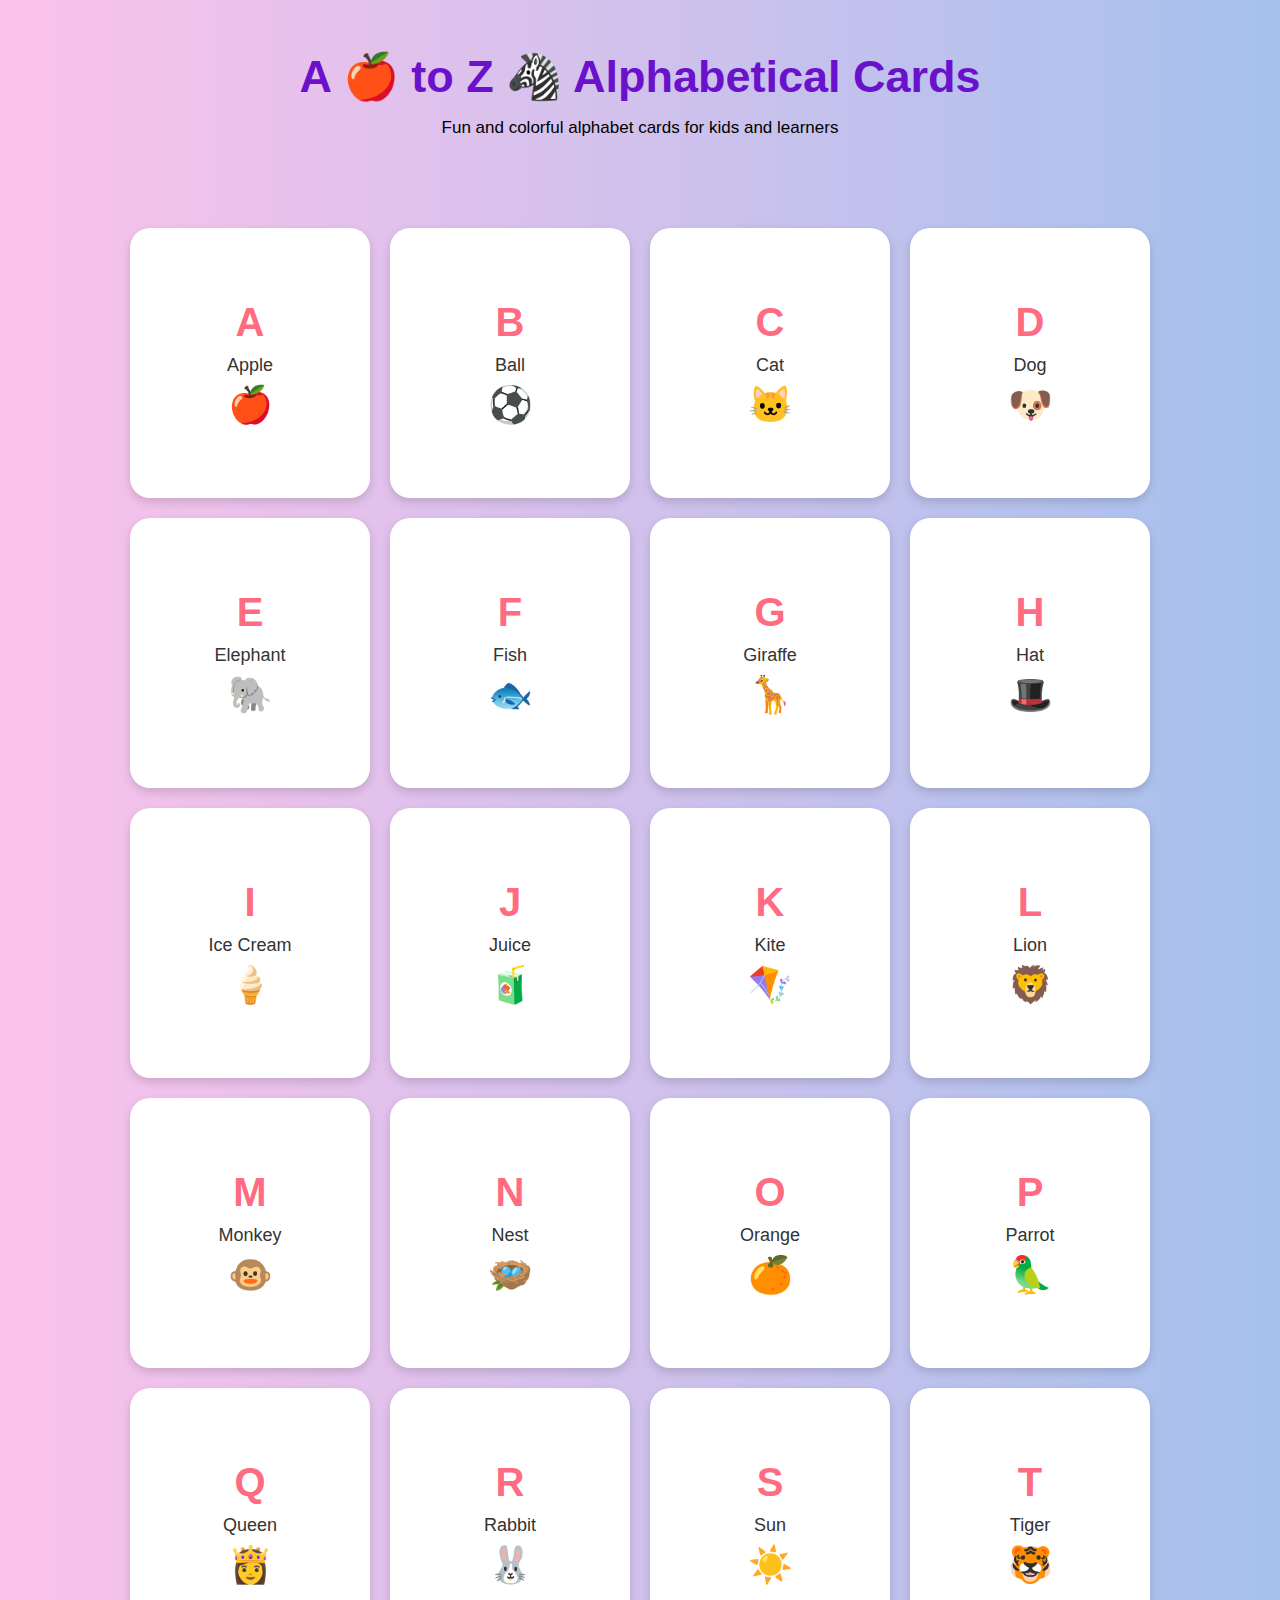
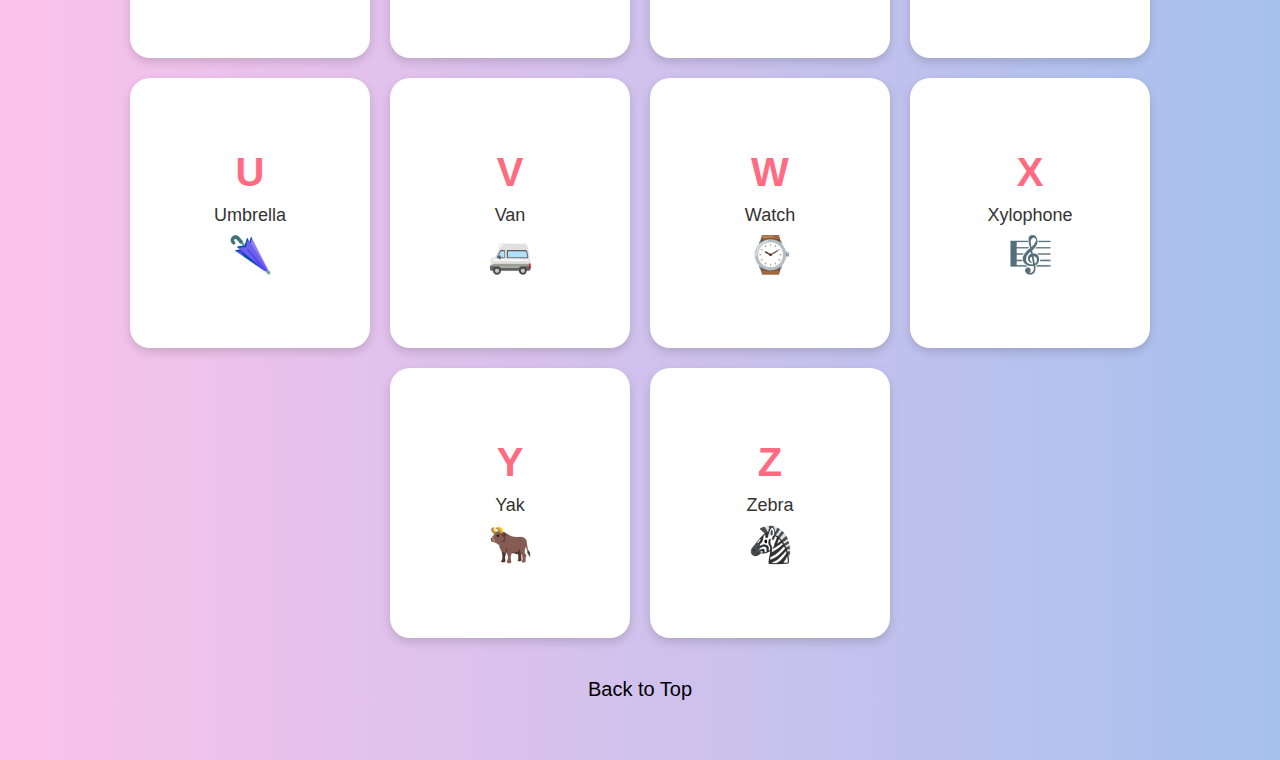
<file: A to Z Cards/index.html>
<!DOCTYPE html>
<html lang="en">

<head>
    <meta charset="UTF-8" />
    <meta name="viewport" content="width=device-width, initial-scale=1.0" />
    <title>A to Z Alphabetic Cards</title>
    <link rel="stylesheet" href="./style.css">
</head>

<body>
    <header id="#">
        <h1>A 🍎 to Z 🦓 Alphabetical Cards</h1>
        <p>Fun and colorful alphabet cards for kids and learners</p>
    </header>

    <div class="grid">
        <div class="card">
            <div class="letter">A</div>
            <div class="word">Apple</div>
            <div class="emoji">🍎</div>
        </div>
        <div class="card">
            <div class="letter">B</div>
            <div class="word">Ball</div>
            <div class="emoji">⚽</div>
        </div>
        <div class="card">
            <div class="letter">C</div>
            <div class="word">Cat</div>
            <div class="emoji">🐱</div>
        </div>
        <div class="card">
            <div class="letter">D</div>
            <div class="word">Dog</div>
            <div class="emoji">🐶</div>
        </div>
        <div class="card">
            <div class="letter">E</div>
            <div class="word">Elephant</div>
            <div class="emoji">🐘</div>
        </div>
        <div class="card">
            <div class="letter">F</div>
            <div class="word">Fish</div>
            <div class="emoji">🐟</div>
        </div>
        <div class="card">
            <div class="letter">G</div>
            <div class="word">Giraffe</div>
            <div class="emoji">🦒</div>
        </div>
        <div class="card">
            <div class="letter">H</div>
            <div class="word">Hat</div>
            <div class="emoji">🎩</div>
        </div>
        <div class="card">
            <div class="letter">I</div>
            <div class="word">Ice Cream</div>
            <div class="emoji">🍦</div>
        </div>
        <div class="card">
            <div class="letter">J</div>
            <div class="word">Juice</div>
            <div class="emoji">🧃</div>
        </div>
        <div class="card">
            <div class="letter">K</div>
            <div class="word">Kite</div>
            <div class="emoji">🪁</div>
        </div>
        <div class="card">
            <div class="letter">L</div>
            <div class="word">Lion</div>
            <div class="emoji">🦁</div>
        </div>
        <div class="card">
            <div class="letter">M</div>
            <div class="word">Monkey</div>
            <div class="emoji">🐵</div>
        </div>
        <div class="card">
            <div class="letter">N</div>
            <div class="word">Nest</div>
            <div class="emoji">🪺</div>
        </div>
        <div class="card">
            <div class="letter">O</div>
            <div class="word">Orange</div>
            <div class="emoji">🍊</div>
        </div>
        <div class="card">
            <div class="letter">P</div>
            <div class="word">Parrot</div>
            <div class="emoji">🦜</div>
        </div>
        <div class="card">
            <div class="letter">Q</div>
            <div class="word">Queen</div>
            <div class="emoji">👸</div>
        </div>
        <div class="card">
            <div class="letter">R</div>
            <div class="word">Rabbit</div>
            <div class="emoji">🐰</div>
        </div>
        <div class="card">
            <div class="letter">S</div>
            <div class="word">Sun</div>
            <div class="emoji">☀️</div>
        </div>
        <div class="card">
            <div class="letter">T</div>
            <div class="word">Tiger</div>
            <div class="emoji">🐯</div>
        </div>
        <div class="card">
            <div class="letter">U</div>
            <div class="word">Umbrella</div>
            <div class="emoji">🌂</div>
        </div>
        <div class="card">
            <div class="letter">V</div>
            <div class="word">Van</div>
            <div class="emoji">🚐</div>
        </div>
        <div class="card">
            <div class="letter">W</div>
            <div class="word">Watch</div>
            <div class="emoji">⌚</div>
        </div>
        <div class="card">
            <div class="letter">X</div>
            <div class="word">Xylophone</div>
            <div class="emoji">🎼</div>
        </div>
        <div class="card">
            <div class="letter">Y</div>
            <div class="word">Yak</div>
            <div class="emoji">🐂</div>
        </div>
        <div class="card">
            <div class="letter">Z</div>
            <div class="word">Zebra</div>
            <div class="emoji">🦓</div>
        </div>
    </div>
    <center>
    <a href="#" class="top"> Back to Top</a>
    </center>

</body>

</html>
</file>
<file: A to Z Cards/style.css>
*{
  margin: 0;
  padding: 0;
  box-sizing: border-box;
}

body{
    font-family: 'Segoe UI', sans-serif;
    background: linear-gradient(to right, #fbc2eb, #a6c1ee);
    color: #333;
}

header{
    text-align: center;
    padding-top: 50px;
    padding-bottom: 50px;
}

header h1{
    font-size: 45px;
    color: #6a11cb;
}

header p{
    margin-top: 15px;
    font-size: 17px;
    color: black;
}

.grid{
    display: flex;
    flex-wrap: wrap;
    justify-content: center;
    gap: 20px;
    padding: 40px 20px;
}

.card{
    background-color: #fff;
    border-radius: 20px;
    width: 240px;
    height: 270px;
    display: flex;
    flex-direction: column;
    align-items: center;
    justify-content: center;
    box-shadow: 0 4px 10px rgba(0, 0, 0, 0.15);

}

.card:hover{
    transform: translateY(-8px);
    box-shadow: 0 8px 20px rgba(0, 0, 0, 0.2);
}

.letter{
    font-size: 40px;
    font-weight: bold;
    color: #ff6b81;
}

.word{
    font-size: 18px;
    margin-top: 10px;
}

.emoji{
    font-size: 36px;
    margin-top: 8px;
}
.top {
    font-size: 20px;
    text-decoration: none;
    color: #000000;
    padding-bottom: 60px;
    font-weight: 500
}
</file>
